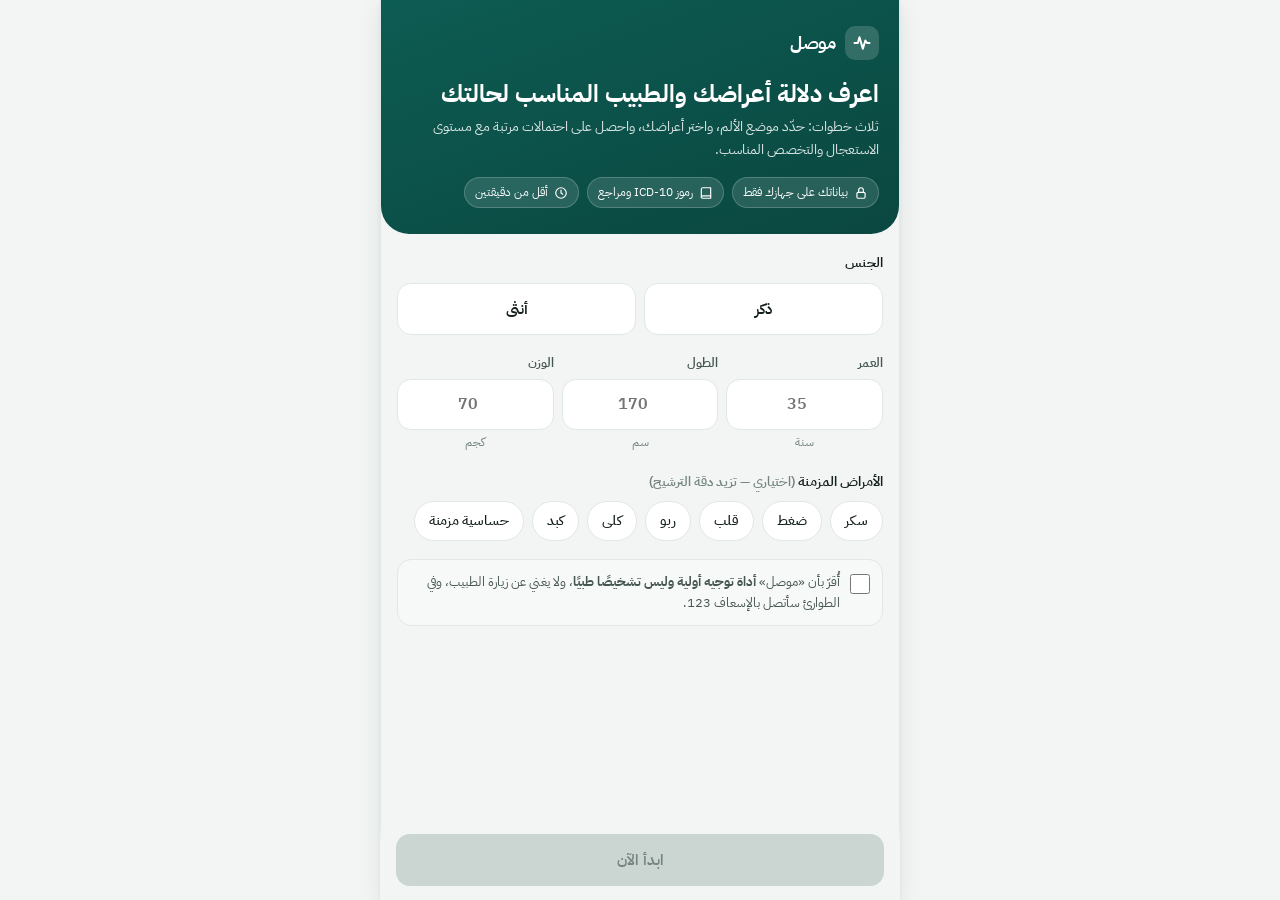
<file: mosel/index.html>
<!DOCTYPE html>
<html lang="ar" dir="rtl">
<head>
<meta charset="UTF-8">
<meta name="viewport" content="width=device-width, initial-scale=1, viewport-fit=cover">
<title>موصل — دليلك الطبي الأول</title>
<meta name="description" content="موصل: حدّد موضع الألم وأعراضك، واعرف الاحتمالات الأقرب والتخصص المناسب ومستوى الاستعجال، مع مراجع طبية لكل مرض.">
<meta name="theme-color" content="#0D5C53" media="(prefers-color-scheme: light)">
<meta name="theme-color" content="#0E1513" media="(prefers-color-scheme: dark)">
<meta name="color-scheme" content="light dark">
<meta name="apple-mobile-web-app-capable" content="yes">
<meta name="mobile-web-app-capable" content="yes">
<meta name="apple-mobile-web-app-status-bar-style" content="default">
<meta name="apple-mobile-web-app-title" content="موصل">
<link rel="icon" href="icons/icon.svg" type="image/svg+xml">
<link rel="apple-touch-icon" href="icons/icon-192.png">
<link rel="manifest" href="manifest.json">
<link rel="preconnect" href="https://fonts.googleapis.com">
<link rel="preconnect" href="https://fonts.gstatic.com" crossorigin>
<link href="https://fonts.googleapis.com/css2?family=IBM+Plex+Sans+Arabic:wght@400;500;600;700&display=swap" rel="stylesheet">
<style>
:root{
  --brand-900:#0A4740; --brand:#0D5C53; --brand-500:#15806F; --brand-ink:#0D5C53; --brand-50:#E7F2EF; --brand-100:#D2E8E2;
  --bg:#F2F5F4; --surface:#FFFFFF; --surface-2:#F7F9F8; --ink:#14201E; --ink-2:#465753; --ink-3:#74847F; --line:#E0E7E4; --line-2:#CBD6D2;
  --danger:#C42B37; --danger-bg:#FDECEE; --danger-ink:#A11F2A;
  --warn:#B4690A; --warn-bg:#FFF3DF; --warn-ink:#8A4F00;
  --info:#1D5EA8; --info-bg:#EAF2FC; --info-ink:#174B86;
  --ok:#2B7A4B; --ok-bg:#E7F4EB; --ok-ink:#215F3A;
  --shadow-1:0 1px 2px rgba(16,32,29,.06), 0 1px 1px rgba(16,32,29,.04);
  --shadow-2:0 8px 24px rgba(16,32,29,.08), 0 2px 6px rgba(16,32,29,.05);
  --r-sm:10px; --r:14px; --r-lg:20px;
  --skin-hi:#F4D9BE; --skin:#E8C2A0; --skin-lo:#D3A47D; --skin-line:#B98962;
  --font:'IBM Plex Sans Arabic', 'Segoe UI', Tahoma, system-ui, sans-serif;
}
@media (prefers-color-scheme: dark){
  :root:not([data-theme="light"]){
    --brand-ink:#5CC9B5; --brand-50:#12302B; --brand-100:#1A3F38;
    --bg:#0D1412; --surface:#151F1D; --surface-2:#1B2725; --ink:#E7EFEC; --ink-2:#AAB9B5; --ink-3:#7E8F8A; --line:#24322E; --line-2:#33443F;
    --danger-bg:#3A171B; --danger-ink:#FF9AA2; --warn-bg:#3A2A10; --warn-ink:#FFC774;
    --info-bg:#132A44; --info-ink:#9CC6FF; --ok-bg:#12301F; --ok-ink:#8FD9A9;
    --shadow-1:0 1px 2px rgba(0,0,0,.4); --shadow-2:0 8px 24px rgba(0,0,0,.35);
    --skin-hi:#E9CBAE; --skin:#D9B08D; --skin-lo:#C0906A; --skin-line:#A87B57;
  }
}
:root[data-theme="dark"]{
  --brand-ink:#5CC9B5; --brand-50:#12302B; --brand-100:#1A3F38;
  --bg:#0D1412; --surface:#151F1D; --surface-2:#1B2725; --ink:#E7EFEC; --ink-2:#AAB9B5; --ink-3:#7E8F8A; --line:#24322E; --line-2:#33443F;
  --danger-bg:#3A171B; --danger-ink:#FF9AA2; --warn-bg:#3A2A10; --warn-ink:#FFC774;
  --info-bg:#132A44; --info-ink:#9CC6FF; --ok-bg:#12301F; --ok-ink:#8FD9A9;
  --shadow-1:0 1px 2px rgba(0,0,0,.4); --shadow-2:0 8px 24px rgba(0,0,0,.35);
  --skin-hi:#E9CBAE; --skin:#D9B08D; --skin-lo:#C0906A; --skin-line:#A87B57;
}

*{box-sizing:border-box; -webkit-tap-highlight-color:transparent;}
html,body{margin:0; padding:0;}
body{background:var(--bg); color:var(--ink); font-family:var(--font); font-size:15px; line-height:1.6; -webkit-font-smoothing:antialiased; text-rendering:optimizeLegibility;}
button{font:inherit; color:inherit;}
a{color:var(--brand-ink);}
:focus-visible{outline:3px solid color-mix(in srgb, var(--brand-500) 55%, transparent); outline-offset:2px; border-radius:8px;}
.sr-only{position:absolute; width:1px; height:1px; overflow:hidden; clip:rect(0 0 0 0); white-space:nowrap;}

#app{max-width:520px; margin:0 auto; min-height:100vh; min-height:100dvh; background:var(--bg); display:flex; flex-direction:column; position:relative;}
@media (min-width:600px){ #app{border-inline:1px solid var(--line); box-shadow:var(--shadow-2);} }

/* ---------- Top bar ---------- */
.topbar{position:sticky; top:0; z-index:30; background:color-mix(in srgb, var(--surface) 88%, transparent); backdrop-filter:saturate(1.4) blur(12px); -webkit-backdrop-filter:saturate(1.4) blur(12px); border-bottom:1px solid var(--line); padding:calc(10px + env(safe-area-inset-top)) 16px 10px;}
.bar-row{display:flex; align-items:center; gap:10px; min-height:40px;}
.brand{display:flex; align-items:center; gap:9px; flex:1; min-width:0;}
.logo{width:34px; height:34px; border-radius:10px; background:var(--brand); display:grid; place-items:center; flex:0 0 auto; box-shadow:0 2px 6px rgba(13,92,83,.3);}
.logo svg{width:20px; height:20px;}
.brand-name{font-weight:700; font-size:18px; letter-spacing:-.2px;}
.brand-sub{font-size:12px; color:var(--ink-3); line-height:1.3;}
.icon-btn{width:40px; height:40px; border-radius:12px; border:1px solid var(--line); background:var(--surface); display:grid; place-items:center; cursor:pointer; flex:0 0 auto; color:var(--ink-2);}
.icon-btn:hover{background:var(--surface-2);}
.icon-btn svg{width:20px; height:20px;}
.bar-title{flex:1; min-width:0; font-weight:700; font-size:16px; white-space:nowrap; overflow:hidden; text-overflow:ellipsis;}
.stepper{display:flex; gap:6px; margin-top:10px;}
.stepper i{flex:1; height:4px; border-radius:4px; background:var(--line);}
.stepper i.on{background:var(--brand-500);}
.step-caption{display:flex; justify-content:space-between; font-size:11.5px; color:var(--ink-3); margin-top:5px;}

/* ---------- Content ---------- */
.content{flex:1; padding:16px 16px 120px;}
.h1{font-size:22px; font-weight:700; line-height:1.35; margin:4px 0 6px; letter-spacing:-.2px;}
.lead{color:var(--ink-2); font-size:14px; margin:0 0 16px;}
.label{font-size:12.5px; font-weight:600; color:var(--ink-3); margin:18px 2px 8px; letter-spacing:.1px;}
.card{background:var(--surface); border:1px solid var(--line); border-radius:var(--r-lg); padding:16px; box-shadow:var(--shadow-1);}
.card + .card{margin-top:12px;}
.muted{color:var(--ink-3);}
.small{font-size:12.5px;}

.btn{display:inline-flex; align-items:center; justify-content:center; gap:8px; border:none; border-radius:var(--r); padding:14px 18px; font-weight:600; font-size:15px; cursor:pointer; text-decoration:none; transition:transform .12s ease, background .15s ease;}
.btn:active{transform:scale(.98);}
.btn svg{width:18px; height:18px;}
.btn-primary{background:var(--brand); color:#fff; box-shadow:0 6px 16px rgba(13,92,83,.25);}
.btn-primary:hover{background:var(--brand-900);}
.btn-primary:disabled{background:var(--line-2); color:var(--ink-3); box-shadow:none; cursor:not-allowed;}
.btn-ghost{background:var(--surface); color:var(--ink); border:1px solid var(--line);}
.btn-ghost:hover{background:var(--surface-2);}
.btn-danger{background:var(--danger); color:#fff;}
.btn-block{width:100%;}
.btn-row{display:flex; gap:10px; flex-wrap:wrap;}
.btn-row .btn{flex:1 1 140px;}
.link-btn{background:none; border:none; color:var(--brand-ink); font-weight:600; cursor:pointer; padding:8px; text-decoration:underline; text-underline-offset:3px;}

.cta-bar{position:fixed; bottom:0; left:50%; transform:translateX(-50%); width:100%; max-width:520px; padding:14px 16px calc(14px + env(safe-area-inset-bottom)); background:linear-gradient(0deg, var(--bg) 70%, transparent); z-index:25;}

/* ---------- Onboarding ---------- */
.onb-hero{background:linear-gradient(160deg, var(--brand) 0%, var(--brand-900) 100%); color:#fff; border-radius:0 0 28px 28px; margin:-16px -16px 18px; padding:calc(26px + env(safe-area-inset-top)) 20px 26px;}
.onb-hero .logo{background:rgba(255,255,255,.16); box-shadow:none;}
.onb-hero h1{font-size:24px; margin:18px 0 6px; line-height:1.35;}
.onb-hero p{margin:0; opacity:.85; font-size:14px;}
.trust-row{display:flex; gap:8px; flex-wrap:wrap; margin-top:16px;}
.trust-row span{display:inline-flex; align-items:center; gap:6px; font-size:12px; background:rgba(255,255,255,.12); border:1px solid rgba(255,255,255,.2); padding:5px 10px; border-radius:999px;}
.trust-row svg{width:14px; height:14px;}
.field{margin-bottom:18px;}
.field > .flabel{display:block; font-weight:600; font-size:14px; margin-bottom:8px;}
.seg{display:grid; grid-template-columns:1fr 1fr; gap:8px;}
.seg button{border:1.5px solid var(--line); background:var(--surface); border-radius:var(--r); padding:13px; font-weight:600; cursor:pointer;}
.seg button[aria-pressed="true"]{border-color:var(--brand-500); background:var(--brand-50); color:var(--brand-ink);}
.nums{display:grid; grid-template-columns:repeat(3,1fr); gap:8px;}
.num label{display:block; font-size:12.5px; color:var(--ink-2); margin-bottom:6px; font-weight:600;}
.num input{width:100%; border:1.5px solid var(--line); background:var(--surface); color:var(--ink); border-radius:var(--r); padding:12px 10px; font:inherit; font-weight:600; font-size:16px; text-align:center; direction:ltr;}
.num input:focus{border-color:var(--brand-500); outline:none; box-shadow:0 0 0 3px var(--brand-50);}
.num input[aria-invalid="true"]{border-color:var(--danger);}
.num .unit{font-size:11.5px; color:var(--ink-3); text-align:center; margin-top:4px;}
.chips{display:flex; flex-wrap:wrap; gap:8px;}
.chip{border:1.5px solid var(--line); background:var(--surface); border-radius:999px; padding:8px 14px; font-size:13.5px; font-weight:500; cursor:pointer;}
.chip[aria-pressed="true"]{border-color:var(--brand-500); background:var(--brand-50); color:var(--brand-ink); font-weight:600;}
.consent{display:flex; gap:10px; align-items:flex-start; background:var(--surface-2); border:1px solid var(--line); border-radius:var(--r); padding:12px; font-size:13px; color:var(--ink-2); cursor:pointer;}
.consent input{width:20px; height:20px; margin:2px 0 0; accent-color:var(--brand); flex:0 0 auto;}
.err{color:var(--danger-ink); font-size:12.5px; margin-top:6px;}

/* ---------- Home ---------- */
.profile-strip{display:flex; align-items:center; gap:12px;}
.avatar{width:44px; height:44px; border-radius:50%; background:var(--brand-50); color:var(--brand-ink); display:grid; place-items:center; flex:0 0 auto;}
.avatar svg{width:22px; height:22px;}
.profile-strip .meta{flex:1; min-width:0;}
.profile-strip b{display:block; font-size:14.5px;}
.bmi{display:flex; align-items:center; gap:12px; margin-top:12px; padding-top:12px; border-top:1px dashed var(--line);}
.bmi-val{font-size:22px; font-weight:700; color:var(--brand-ink); line-height:1;}
.bmi-val small{display:block; font-size:11px; color:var(--ink-3); font-weight:500; margin-top:4px;}
.bmi-scale{flex:1; height:8px; border-radius:6px; position:relative; background:linear-gradient(270deg,#E9A94F 0 14%, #5DB37E 14% 40%, #E9A94F 40% 60%, #D9604F 60% 100%);}
.bmi-mark{position:absolute; top:-5px; width:4px; height:18px; border-radius:3px; background:var(--ink); transform:translateX(50%); box-shadow:0 0 0 2px var(--surface);}
.bmi-cat{font-size:12.5px; font-weight:600;}

.search{position:relative; margin:14px 0 4px;}
.search input{width:100%; border:1.5px solid var(--line); background:var(--surface); color:var(--ink); border-radius:var(--r); padding:13px 44px 13px 14px; font:inherit; font-size:15px; box-shadow:var(--shadow-1);}
.search input:focus{border-color:var(--brand-500); outline:none; box-shadow:0 0 0 3px var(--brand-50);}
.search > svg{position:absolute; right:14px; top:50%; transform:translateY(-50%); width:20px; height:20px; color:var(--ink-3); pointer-events:none;}
.results-pop{margin-top:8px; background:var(--surface); border:1px solid var(--line); border-radius:var(--r); box-shadow:var(--shadow-2); overflow:hidden;}
.results-pop button{display:flex; width:100%; align-items:center; gap:10px; text-align:right; background:none; border:none; border-bottom:1px solid var(--line); padding:12px 14px; cursor:pointer;}
.results-pop button:last-child{border-bottom:none;}
.results-pop button:hover{background:var(--surface-2);}
.results-pop .z{font-size:12px; color:var(--ink-3); margin-inline-start:auto; white-space:nowrap;}
.results-pop mark{background:var(--warn-bg); color:inherit; border-radius:3px; padding:0 2px;}
.empty{padding:14px; font-size:13.5px; color:var(--ink-3);}

.stage{position:relative; background:radial-gradient(120% 70% at 50% 0%, var(--surface) 0%, var(--surface-2) 100%); border:1px solid var(--line); border-radius:24px; padding:16px 12px 12px; margin-top:14px; box-shadow:var(--shadow-1);}
.stage-head{display:flex; align-items:baseline; justify-content:space-between; padding:0 6px 4px;}
.stage-head b{font-size:15px;}
.stage-head span{font-size:12px; color:var(--ink-3);}
.body-wrap{position:relative; width:62%; max-width:250px; aspect-ratio:300/700; margin:0 auto;}
.body-wrap > svg{width:100%; height:100%; display:block; overflow:visible;}
.body-wrap.photo{aspect-ratio:1/2; width:70%; max-width:280px;}
.body-wrap.photo img{position:absolute; inset:0; width:100%; height:100%; object-fit:fill; border-radius:18px; user-select:none; -webkit-user-drag:none;}
.body-wrap.photo > svg{position:absolute; inset:0;}
@media (prefers-color-scheme: light){ .body-wrap.photo img{mix-blend-mode:multiply;} }
.body-wrap.photo .region{opacity:0;}
.body-wrap.photo .region:hover, .body-wrap.photo .region:focus-visible, .body-wrap.photo .region.hot{opacity:.38;}
.body-wrap.photo .leader{stroke-width:.35; stroke-dasharray:1 1; vector-effect:none;}
.region{cursor:pointer; opacity:.16; transition:opacity .18s ease;}
.region:hover, .region:focus-visible, .region.hot{opacity:.5; outline:none;}
.pulse-dot{fill:#E5484D;}
.pulse-ring{fill:none; stroke:#E5484D; stroke-width:2; animation:pulse 2.4s ease-out infinite; transform-box:fill-box; transform-origin:center;}
@keyframes pulse{0%{transform:scale(1); opacity:.6;} 100%{transform:scale(3.4); opacity:0;}}
@media (prefers-reduced-motion: reduce){ .pulse-ring{animation:none; opacity:.35;} }
.pulse-g{pointer-events:none;}
.leader{stroke:var(--line-2); stroke-width:1.2; stroke-dasharray:3 3;}
.tag-layer{position:absolute; inset:0; pointer-events:none;}
.tag{position:absolute; transform:translate(-50%,-50%); pointer-events:auto; background:var(--surface); border:1px solid var(--line); border-radius:999px; padding:4px 10px 4px 8px; font-size:12px; font-weight:600; white-space:nowrap; box-shadow:var(--shadow-1); cursor:pointer; display:inline-flex; align-items:center; gap:6px;}
.tag i{width:8px; height:8px; border-radius:50%; flex:0 0 auto;}
.tag:hover{border-color:var(--line-2);}
.region-list{display:grid; grid-template-columns:1fr 1fr; gap:8px; margin-top:12px;}
.region-btn{display:flex; align-items:center; gap:8px; background:var(--surface); border:1px solid var(--line); border-radius:var(--r); padding:11px 12px; cursor:pointer; text-align:right; font-weight:600; font-size:13.5px;}
.region-btn:hover{border-color:var(--line-2);}
.region-btn i{width:10px; height:10px; border-radius:3px; flex:0 0 auto;}

.quick{display:flex; align-items:center; gap:12px; width:100%; background:var(--surface); border:1px solid var(--line); border-radius:var(--r); padding:13px 14px; margin-bottom:8px; cursor:pointer; text-align:right; box-shadow:var(--shadow-1);}
.quick:hover{border-color:var(--line-2);}
.quick .qi{width:40px; height:40px; border-radius:12px; background:var(--brand-50); color:var(--brand-ink); display:grid; place-items:center; flex:0 0 auto;}
.quick .qi svg{width:20px; height:20px;}
.quick .t{flex:1; min-width:0;}
.quick b{display:block; font-size:14px;}
.quick span{font-size:12.5px; color:var(--ink-3);}
.chev{width:18px; height:18px; color:var(--ink-3); flex:0 0 auto;}

.redflags{background:var(--danger-bg); border:1px solid color-mix(in srgb, var(--danger) 25%, transparent); border-radius:var(--r-lg); padding:14px 16px; margin-top:14px;}
.redflags summary{display:flex; align-items:center; gap:10px; cursor:pointer; list-style:none; font-weight:700; color:var(--danger-ink); font-size:14.5px;}
.redflags summary::-webkit-details-marker{display:none;}
.redflags summary svg{width:22px; height:22px; flex:0 0 auto;}
.redflags summary .chev{margin-inline-start:auto; transition:transform .2s;}
.redflags[open] summary .chev{transform:rotate(180deg);}
.redflags ul{margin:10px 0 12px; padding-inline-start:20px; color:var(--ink); font-size:13.5px;}
.redflags li{margin-bottom:4px;}

/* ---------- Sections ---------- */
.zone-grid{display:grid; grid-template-columns:1fr 1fr; gap:10px;}
.zone{display:flex; flex-direction:column; align-items:flex-start; gap:10px; background:var(--surface); border:1px solid var(--line); border-radius:var(--r-lg); padding:14px; cursor:pointer; text-align:right; box-shadow:var(--shadow-1); transition:border-color .15s, transform .12s;}
.zone:hover{border-color:var(--brand-500);}
.zone:active{transform:scale(.98);}
.zone .zi{width:42px; height:42px; border-radius:12px; background:var(--brand-50); color:var(--brand-ink); display:grid; place-items:center;}
.zone .zi svg{width:22px; height:22px;}
.zone b{font-size:14.5px; line-height:1.35;}
.zone small{font-size:11.5px; color:var(--ink-3);}
.badge{display:inline-flex; align-items:center; gap:5px; font-size:11.5px; font-weight:600; padding:3px 9px; border-radius:999px; white-space:nowrap;}
.badge svg{width:12px; height:12px;}
.badge.ok{background:var(--ok-bg); color:var(--ok-ink);}
.badge.pending{background:var(--warn-bg); color:var(--warn-ink);}
.badge.code{background:var(--surface-2); color:var(--ink-2); border:1px solid var(--line); font-family:ui-monospace, SFMono-Regular, Menlo, monospace; direction:ltr; font-weight:500;}

/* ---------- Symptoms ---------- */
.sym{display:flex; align-items:center; gap:12px; width:100%; background:var(--surface); border:1.5px solid var(--line); border-radius:var(--r); padding:13px 14px; margin-bottom:8px; cursor:pointer; text-align:right; transition:border-color .15s, background .15s;}
.sym:hover{border-color:var(--line-2);}
.sym[aria-checked="true"]{border-color:var(--brand-500); background:var(--brand-50);}
.box{width:22px; height:22px; border-radius:7px; border:2px solid var(--line-2); flex:0 0 auto; display:grid; place-items:center; transition:.15s; background:var(--surface);}
.box svg{width:14px; height:14px; color:#fff; opacity:0;}
.sym[aria-checked="true"] .box{background:var(--brand-500); border-color:var(--brand-500);}
.sym[aria-checked="true"] .box svg{opacity:1;}
.sym .txt{flex:1; font-size:14.5px; font-weight:500; line-height:1.45;}
.sym .rf{font-size:11px; font-weight:700; color:var(--danger-ink); background:var(--danger-bg); padding:2px 8px; border-radius:999px; white-space:nowrap;}

/* Follow-up questions */
.q{background:var(--surface); border:1px solid var(--line); border-radius:var(--r-lg); padding:14px; margin-bottom:10px; box-shadow:var(--shadow-1);}
.q p{margin:0 0 10px; font-weight:600; font-size:14.5px;}
.q .opts{display:grid; grid-template-columns:repeat(3,1fr); gap:8px;}
.q .opts button{border:1.5px solid var(--line); background:var(--surface); border-radius:12px; padding:10px 6px; font-weight:600; font-size:13.5px; cursor:pointer;}
.q .opts button[aria-pressed="true"].yes{border-color:var(--brand-500); background:var(--brand-50); color:var(--brand-ink);}
.q .opts button[aria-pressed="true"].no{border-color:var(--ink-3); background:var(--surface-2);}
.q .opts button[aria-pressed="true"].unsure{border-color:var(--warn); background:var(--warn-bg); color:var(--warn-ink);}
.info-note{display:flex; gap:10px; align-items:flex-start; background:var(--info-bg); color:var(--info-ink); border-radius:var(--r); padding:12px 14px; font-size:13.5px; margin-bottom:14px;}
.info-note svg{width:20px; height:20px; flex:0 0 auto; margin-top:1px;}

/* ---------- Results ---------- */
.alert{display:flex; gap:12px; align-items:flex-start; border-radius:var(--r-lg); padding:16px; margin-bottom:14px;}
.alert svg.ai{width:24px; height:24px; flex:0 0 auto; margin-top:2px;}
.alert b{display:block; font-size:15.5px; margin-bottom:2px;}
.alert p{margin:0 0 10px; font-size:13.5px;}
.alert.danger{background:var(--danger); color:#fff;}
.alert.danger .btn{background:#fff; color:var(--danger); font-weight:700;}
.alert.crisis{background:#3B2E7E; color:#fff;}
.alert.crisis .btn{background:#fff; color:#3B2E7E; font-weight:700;}

.triage{border-radius:var(--r-lg); padding:16px; margin-bottom:14px; border:1px solid transparent;}
.triage .tl{display:flex; align-items:center; gap:8px; font-size:12px; font-weight:600; opacity:.9; margin-bottom:4px;}
.triage .tl svg{width:16px; height:16px;}
.triage h2{margin:0 0 4px; font-size:19px; line-height:1.35;}
.triage p{margin:0; font-size:13.5px;}
.triage .spec{display:flex; align-items:center; gap:8px; margin-top:12px; padding-top:12px; border-top:1px solid color-mix(in srgb, currentColor 18%, transparent); font-size:13.5px;}
.triage .spec svg, .risk svg{width:18px; height:18px; flex:0 0 auto;}
.triage .spec b{font-size:15px;}
.t-danger{background:var(--danger-bg); color:var(--danger-ink); border-color:color-mix(in srgb, var(--danger) 30%, transparent);}
.t-warn{background:var(--warn-bg); color:var(--warn-ink); border-color:color-mix(in srgb, var(--warn) 30%, transparent);}
.t-info{background:var(--info-bg); color:var(--info-ink); border-color:color-mix(in srgb, var(--info) 25%, transparent);}
.t-ok{background:var(--ok-bg); color:var(--ok-ink); border-color:color-mix(in srgb, var(--ok) 25%, transparent);}

.cond{background:var(--surface); border:1px solid var(--line); border-radius:var(--r-lg); box-shadow:var(--shadow-1); margin-bottom:12px; overflow:hidden;}
.cond.top{border:2px solid var(--brand-500); box-shadow:var(--shadow-2);}
.cond.top.flag{border-color:var(--danger);}
.cond-head{padding:16px 16px 12px; display:block; width:100%; background:none; border:none; text-align:right; cursor:default;}
.cond:not(.top) .cond-head{cursor:pointer;}
.kicker{display:flex; align-items:center; gap:6px; flex-wrap:wrap; margin-bottom:6px;}
.kicker .rank{font-size:11.5px; font-weight:700; color:#fff; background:var(--brand); padding:3px 10px; border-radius:999px;}
.cond.flag .kicker .rank{background:var(--danger);}
.cond-name{font-size:18px; font-weight:700; line-height:1.35; margin:0;}
.cond:not(.top) .cond-name{font-size:15.5px;}
.cond-en{font-size:12.5px; color:var(--ink-3); direction:ltr; text-align:right;}
.meter{display:flex; align-items:center; gap:10px; margin-top:12px;}
.meter .track{flex:1; height:8px; background:var(--surface-2); border:1px solid var(--line); border-radius:6px; overflow:hidden;}
.meter .fill{height:100%; border-radius:6px; background:var(--brand-500); transition:width .5s ease;}
.cond.flag .meter .fill{background:var(--danger);}
.meter .pct{font-weight:700; font-size:15px; min-width:44px; text-align:left; direction:ltr;}
.meter .lvl{font-size:12px; color:var(--ink-3); white-space:nowrap;}
.cond-body{padding:0 16px 16px;}
.blk{border-radius:var(--r); padding:11px 13px; margin-top:10px; font-size:13.5px; line-height:1.7;}
.blk .bl{display:flex; align-items:center; gap:6px; font-size:12px; font-weight:700; margin-bottom:2px;}
.blk .bl svg{width:15px; height:15px;}
.blk.def{background:var(--surface-2); border:1px solid var(--line);}
.blk.def .bl{color:var(--brand-ink);}
.blk.tx{background:var(--ok-bg); color:var(--ink);}
.blk.tx .bl{color:var(--ok-ink);}
.blk.why{background:var(--surface-2); border:1px dashed var(--line-2);}
.blk.why .bl{color:var(--ink-2);}
.matched{display:flex; flex-wrap:wrap; gap:6px; margin-top:6px;}
.matched span{font-size:12px; background:var(--surface); border:1px solid var(--line); border-radius:999px; padding:3px 10px;}
.matched span.miss{opacity:.6; text-decoration:line-through;}
.risk{display:inline-flex; align-items:center; gap:6px; font-size:12px; color:var(--brand-ink); background:var(--brand-50); border-radius:999px; padding:3px 10px; margin-top:8px; font-weight:600;}
.organ{display:flex; align-items:center; gap:12px; margin-top:10px; padding:8px 12px; border:1px solid var(--line); border-radius:var(--r); background:var(--surface);}
.organ svg{width:44px; height:100px; flex:0 0 auto;}
.organ span{font-size:12.5px; color:var(--ink-2); font-weight:500;}
.refs{margin-top:10px; border-top:1px solid var(--line); padding-top:6px;}
.refs summary{cursor:pointer; font-size:13px; font-weight:600; color:var(--ink-2); padding:6px 0; display:flex; align-items:center; gap:6px; list-style:none;}
.refs summary::-webkit-details-marker{display:none;}
.refs summary svg{width:16px; height:16px;}
.refs ul{list-style:none; margin:4px 0 0; padding:0;}
.refs li{display:flex; align-items:center; gap:8px; padding:7px 0; border-bottom:1px solid var(--line); font-size:13px;}
.refs li:last-child{border-bottom:none;}
.refs li a{flex:1; text-decoration:none; font-weight:500;}
.refs li a:hover{text-decoration:underline;}
.refs li small{color:var(--ink-3); font-size:11.5px;}
.refs li svg{width:14px; height:14px; color:var(--ink-3); flex:0 0 auto;}
.more-hd{display:flex; align-items:center; justify-content:space-between; margin:20px 2px 8px;}
.more-hd b{font-size:15px;}
.cond .expand{width:16px; height:16px; color:var(--ink-3); transition:transform .2s;}
.cond.open .expand{transform:rotate(180deg);}
.summary-card{background:var(--surface); border:1px solid var(--line); border-radius:var(--r-lg); padding:12px 14px; margin-bottom:14px;}
.summary-card .sh{display:flex; align-items:center; justify-content:space-between; font-size:13px; font-weight:600; color:var(--ink-2); margin-bottom:8px;}
.sel-chips{display:flex; flex-wrap:wrap; gap:6px;}
.sel-chip{display:inline-flex; align-items:center; gap:4px; background:var(--brand-50); color:var(--brand-ink); border-radius:999px; padding:4px 6px 4px 10px; font-size:12.5px; font-weight:500;}
.sel-chip button{border:none; background:transparent; color:inherit; width:22px; height:22px; border-radius:50%; cursor:pointer; display:grid; place-items:center;}
.sel-chip button:hover{background:color-mix(in srgb, currentColor 14%, transparent);}
.sel-chip button svg{width:12px; height:12px;}
.disclaimer{display:flex; gap:10px; align-items:flex-start; font-size:12.5px; color:var(--ink-2); background:var(--surface-2); border:1px solid var(--line); border-radius:var(--r); padding:12px 14px; margin-top:16px;}
.disclaimer svg{width:18px; height:18px; flex:0 0 auto; color:var(--ink-3); margin-top:2px;}
.foot{font-size:12px; color:var(--ink-3); text-align:center; margin-top:18px;}

/* About */
.about h2{font-size:16px; margin:22px 0 8px;}
.about p, .about li{font-size:14px; color:var(--ink-2);}
.about ol, .about ul{padding-inline-start:20px;}
.tbl{width:100%; border-collapse:collapse; font-size:13px; background:var(--surface); border:1px solid var(--line); border-radius:var(--r); overflow:hidden;}
.tbl th, .tbl td{padding:9px 10px; border-bottom:1px solid var(--line); text-align:right;}
.tbl th{background:var(--surface-2); font-weight:600; color:var(--ink-2);}
.tbl tr:last-child td{border-bottom:none;}
.legend-t{display:grid; gap:8px;}
.legend-t div{border-radius:var(--r); padding:10px 12px; font-size:13px;}

.toast{position:fixed; bottom:calc(90px + env(safe-area-inset-bottom)); left:50%; transform:translateX(-50%) translateY(20px); background:var(--ink); color:var(--bg); padding:10px 16px; border-radius:999px; font-size:13.5px; opacity:0; transition:.25s; z-index:60; pointer-events:none;}
.toast.show{opacity:1; transform:translateX(-50%) translateY(0);}

.fade-in{animation:fade .22s ease both;}
@keyframes fade{from{opacity:0; transform:translateY(6px);} to{opacity:1; transform:none;}}
@media (prefers-reduced-motion: reduce){ .fade-in{animation:none;} }

@media print{
  body{background:#fff;}
  .topbar, .cta-bar, .no-print, .toast{display:none !important;}
  #app{box-shadow:none; border:none; max-width:none;}
  .content{padding:0;}
  .cond, .card, .triage, .summary-card{box-shadow:none; break-inside:avoid;}
  .refs{display:block;} .refs ul{display:block !important;}
  a{color:#000; text-decoration:none;}
  .print-only{display:block !important;}
}
.print-only{display:none;}
</style>
</head>
<body>
<div id="app">
  <header class="topbar" id="topbar"></header>
  <main class="content" id="content" tabindex="-1"></main>
  <div class="cta-bar" id="ctaBar" hidden><button class="btn btn-primary btn-block" id="ctaBtn"></button></div>
</div>
<div class="toast" id="toast" role="status" aria-live="polite"></div>
<noscript><p style="padding:20px">يحتاج التطبيق إلى تفعيل JavaScript.</p></noscript>

<script src="data/conditions.js"></script>
<script src="app.js"></script>
</body>
</html>
</file>
